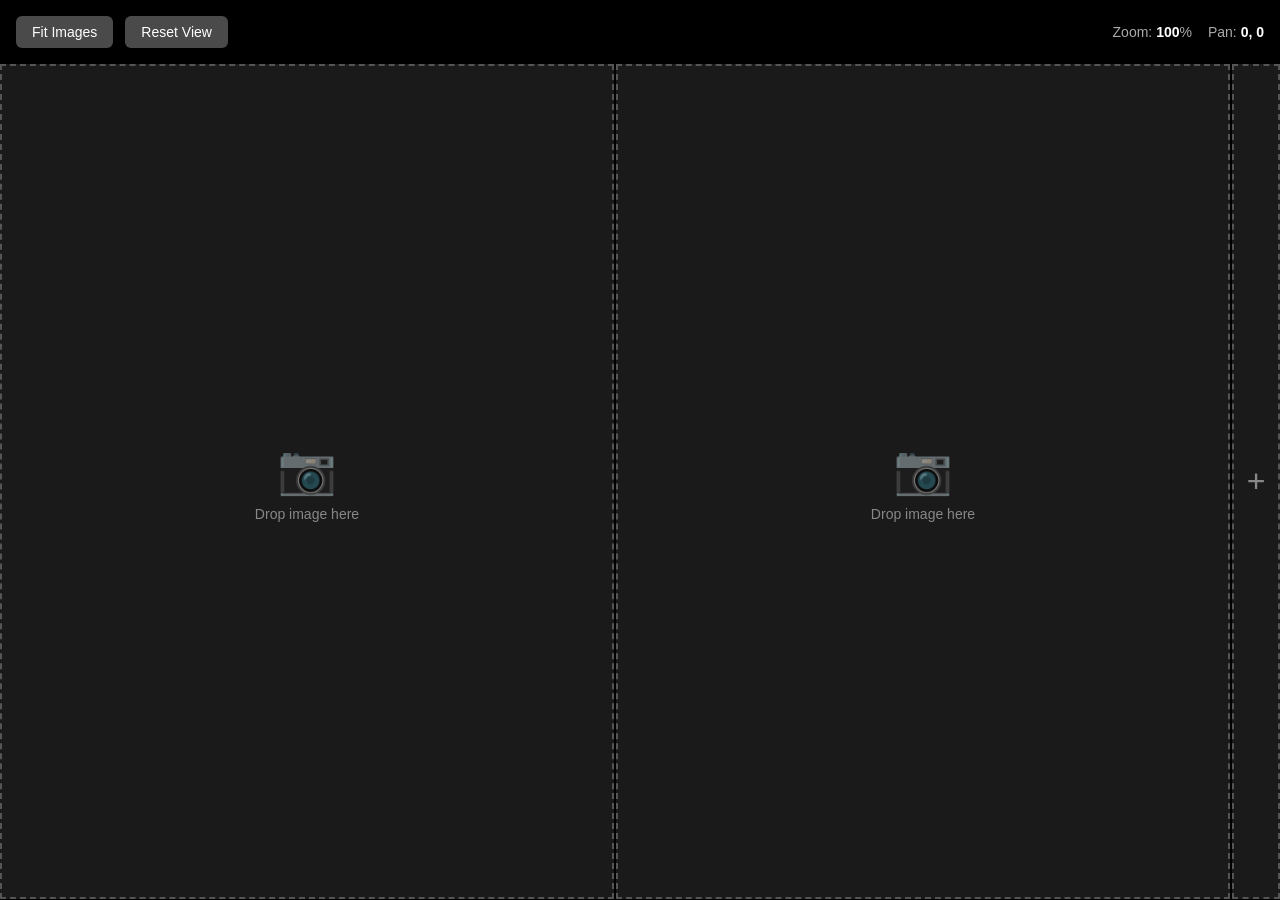
<file: image-comparison/index.html>
<!DOCTYPE html>
<html lang="en">
<head>
  <meta charset="UTF-8">
  <meta name="viewport" content="width=device-width, initial-scale=1.0">
  <title>Image Comparison</title>
  <link rel="stylesheet" href="./styles.css">
</head>
<body>
  <div id="app">
    <div id="controls">
      <button id="toggle-mode">Fit Images</button>
      <button id="reset-view">Reset View</button>
      <div id="info">
        <div>Zoom: <span id="zoom">100</span>%</div>
        <div>Pan: <span id="pan">0, 0</span></div>
      </div>
    </div>
    <div id="container">
      <div id="grid">
        <div class="slot empty" id="slot">
          <div class="canvas-wrapper">
            <canvas></canvas>
          </div>
          <div class="drop-zone">
            <div style="font-size: 48px; opacity: 0.5;">📷</div>
            <div>Drop image here</div>
          </div>
          <button class="delete-btn always-visible">Delete</button>
        </div>
        <div id="add-btn">+</div>
      </div>
    </div>
  </div>

  <script src="./script.js"></script>
</body>
</html>
</file>
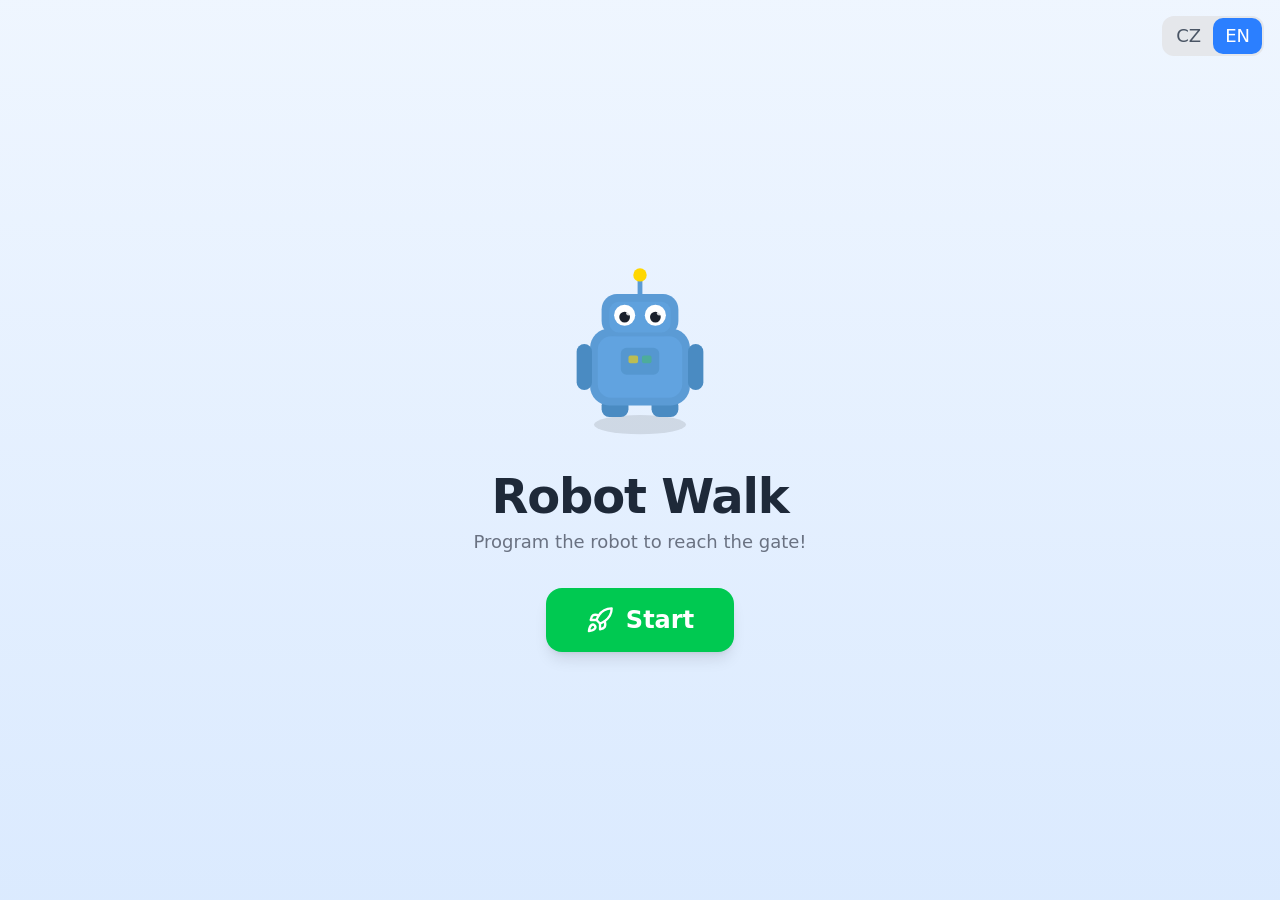
<file: robot-walk/index.html>
<!DOCTYPE html>
<html lang="en">
<head>
  <meta charset="UTF-8" />
  <meta name="viewport" content="width=device-width, height=device-height, initial-scale=1.0, maximum-scale=1.0, user-scalable=no, viewport-fit=contain" />
  <title>Robot Walk</title>
  <script type="module" crossorigin src="./assets/index-BoAdSrpG.js"></script>
  <link rel="stylesheet" crossorigin href="./assets/index-BNT86rJZ.css">
</head>
<body class="bg-gray-100 overflow-hidden w-full h-full absolute">
  <div id="app" class="contents"></div>
</body>
</html>
</file>
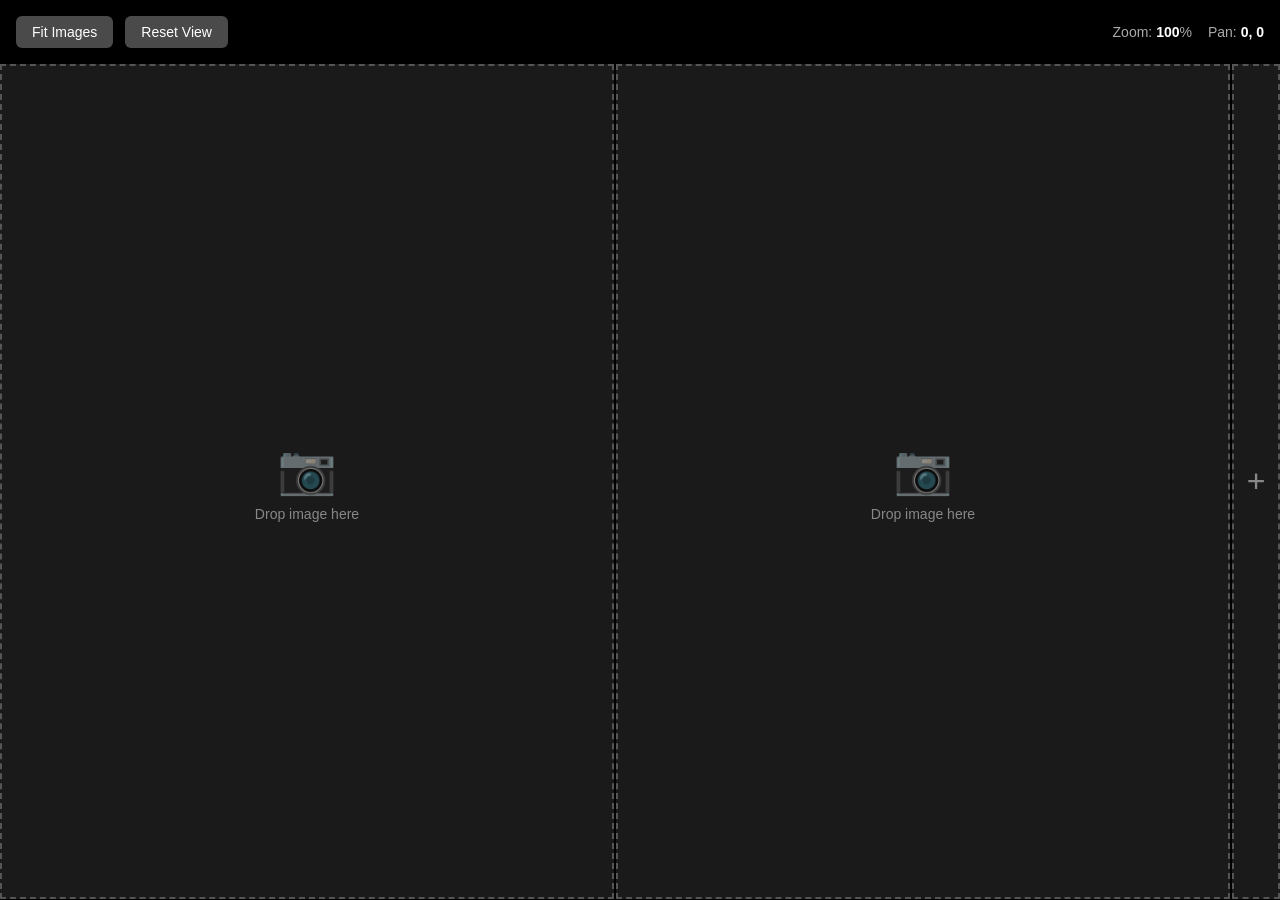
<file: image-comparison.html>
<!DOCTYPE html>
<html lang="en">
<head>
  <meta charset="UTF-8">
  <meta name="viewport" content="width=device-width, initial-scale=1.0">
  <title>Image Comparison</title>
  <style>
    * {
      margin: 0;
      padding: 0;
      box-sizing: border-box;
    }

    body {
      font-family: -apple-system, BlinkMacSystemFont, 'Segoe UI', Roboto, sans-serif;
      overflow: hidden;
      background: #1a1a1a;
      color: #fff;
    }

    #app {
      --cols: 1;
      --aspect: auto;
      --overflow: hidden;
      --grid-width: 100%;
      --slot-width: auto;
      --delete-display: none;

      background: #000;
      display: flex;
      flex-direction: column;
      height: 100svh;
    }

    #controls {
      padding: 16px;
      display: flex;
      gap: 12px;
      align-items: center;
      z-index: 100;
    }

    button {
      padding: 8px 16px;
      border: none;
      border-radius: 6px;
      background: #4a4a4a;
      color: #fff;
      cursor: pointer;
      font-size: 14px;
      font-weight: 500;
      transition: all 0.2s;
    }

    button:hover {
      background: #5a5a5a;
    }

    button.active {
      background: #2563eb;
    }

    #info {
      margin-left: auto;
      font-size: 14px;
      color: #aaa;
      display: flex;
      gap: 16px;
    }

    #info span {
      color: #fff;
      font-weight: 600;
    }

    #container {
      flex: 1;
      overflow-x: var(--overflow);
      overflow-y: hidden;
    }

    #container::-webkit-scrollbar {
      height: 12px;
    }

    #container::-webkit-scrollbar-track {
      background: #2a2a2a;
    }

    #container::-webkit-scrollbar-thumb {
      background: #4a4a4a;
      border-radius: 6px;
    }

    #grid {
      grid-template-columns: repeat(var(--cols), 1fr) 48px;
      padding-bottom: 1px;
      display: grid;
      gap: 2px;
      height: 100%;
      width: var(--grid-width);
      background: #000;
    }

    .slot {
      position: relative;
      overflow: hidden;
      display: flex;
      align-items: center;
      justify-content: center;
      aspect-ratio: var(--aspect);
      min-width: var(--slot-width);
      height: 100%;
      background: #1a1a1a;
    }

    .canvas-wrapper {
      width: 100%;
      height: 100%;
      cursor: grab;
      overflow: hidden;
    }

    .canvas-wrapper:active {
      cursor: grabbing;
    }

    .canvas-wrapper.dragover {
      opacity: 0.5;
    }

    canvas {
      width: 100%;
      height: 100%;
      display: block;
      image-rendering: pixelated;
    }

    .drop-zone {
      border: 2px dashed #555;
      width: 100%;
      height: 100%;
      display: flex;
      flex-direction: column;
      align-items: center;
      justify-content: center;
      color: #888;
      font-size: 14px;
      gap: 8px;
      position: absolute;
    }

    .drop-zone.dragover {
      border-color: #2563eb;
      background: rgba(37, 99, 235, 0.1);
      color: #2563eb;
    }

    .delete-btn {
      position: absolute;
      bottom: 12px;
      left: 50%;
      transform: translateX(-50%);
      padding: 6px 16px;
      background: rgba(220, 38, 38, 0.9);
      backdrop-filter: blur(8px);
      border-radius: 6px;
      font-size: 12px;
      font-weight: 600;
      z-index: 10;
      opacity: 0;
      pointer-events: none;
      transition: all 0.2s;
      display: var(--delete-display);
    }

    .slot:hover .delete-btn {
      opacity: 1;
      pointer-events: auto;
    }

    .delete-btn:hover {
      background: rgba(220, 38, 38, 1);
    }

    .slot.empty > .canvas-wrapper {
      pointer-events: none;
      visibility: hidden;
    }

    .slot:not(.empty) > .drop-zone {
      display: none;
    }

    #add-btn {
      display: flex;
      align-items: center;
      justify-content: center;
      background: #1a1a1a;
      border: 2px dashed #555;
      cursor: pointer;
      font-size: 32px;
      color: #888;
    }

    #add-btn:hover {
      border-color: #2563eb;
      color: #2563eb;
      background: #020917;
    }
  </style>
</head>
<body>
  <div id="app">
    <div id="controls">
      <button id="toggle-mode">Fit Images</button>
      <button id="reset-view">Reset View</button>
      <div id="info">
        <div>Zoom: <span id="zoom">100</span>%</div>
        <div>Pan: <span id="pan">0, 0</span></div>
      </div>
    </div>
    <div id="container">
      <div id="grid">
        <div class="slot empty" id="slot">
          <div class="canvas-wrapper">
            <canvas></canvas>
          </div>
          <div class="drop-zone">
            <div style="font-size: 48px; opacity: 0.5;">📷</div>
            <div>Drop image here</div>
          </div>
          <button class="delete-btn always-visible">Delete</button>
        </div>
        <div id="add-btn">+</div>
      </div>
    </div>
  </div>

  <script type="module">
    // Helper: Load image from file
    const loadImage = file => new Promise((resolve, reject) => {
      const url = URL.createObjectURL(file);
      const img = new Image();
      img.onload = () => resolve({ url, img });
      img.onerror = () => reject(URL.revokeObjectURL(url));
      img.src = url;
    });

    // Helper: Create unique ID
    const uniqueId = () => {
      const a = Math.random().toString(36).substring(2, 15);
      const b = Math.random().toString(36).substring(2, 15);
      return a + b;
    };

    // State
    const state = {
      slots: {},
      uiRid: null,
      zoom: 100,
      panX: 0,
      panY: 0,
      meetMode: false,
      dragging: false,
      dragStart: { x: 0, y: 0 }
    };

    // DOM elements
    const $ = id => document.getElementById(id);
    const app = $('app');
    const slot = $('slot');
    const grid = $('grid');
    const toggleBtn = $('toggle-mode');
    const resetBtn = $('reset-view');
    const zoomDisplay = $('zoom');
    const panDisplay = $('pan');
    const addButton = $('add-btn');

    slot.removeAttribute('id');
    slot.remove();

    const resizeObserver = new ResizeObserver(() => renderAll());

    // Render canvas
    const renderCanvas = (item) => {
      const { canvas, img, wrapper } = item;

      if (!img) return;

      const dpr = devicePixelRatio;
      const rect = wrapper.getBoundingClientRect();
      canvas.width = rect.width * dpr;
      canvas.height = rect.height * dpr;

      const ctx = canvas.getContext('2d', { alpha: true });
      const [cw, ch, iw, ih] = [canvas.width, canvas.height, img.naturalWidth, img.naturalHeight];

      ctx.webkitImageSmoothingEnabled = false;
      ctx.mozImageSmoothingEnabled = false;
      ctx.msImageSmoothingEnabled = false;
      ctx.imageSmoothingEnabled = false;
      ctx.clearRect(0, 0, cw, ch);

      const fitScale = Math.min(cw / iw, ch / ih);
      const fitW = iw * fitScale;
      const fitH = ih * fitScale;
      const zoomScale = state.zoom / 100;
      const scaledW = fitW * zoomScale;
      const scaledH = fitH * zoomScale;
      const baseX = (cw - fitW) / 2;
      const baseY = (ch - fitH) / 2;
      const imgX = baseX + state.panX * dpr + (fitW - scaledW) / 2;
      const imgY = baseY + state.panY * dpr + (fitH - scaledH) / 2;

      const visX = Math.max(0, imgX);
      const visY = Math.max(0, imgY);
      const visW = Math.min(cw, imgX + scaledW) - visX;
      const visH = Math.min(ch, imgY + scaledH) - visY;

      if (visW <= 0 || visH <= 0) return;

      const srcX = ((visX - imgX) / scaledW) * iw;
      const srcY = ((visY - imgY) / scaledH) * ih;
      const srcW = (visW / scaledW) * iw;
      const srcH = (visH / scaledH) * ih;

      ctx.drawImage(img, srcX, srcY, srcW, srcH, visX, visY, visW, visH);
    };

    // Render all
    const renderAll = () => {
      if (state.uiRid) cancelAnimationFrame(state.uiRid);

      state.uiRid = requestAnimationFrame(() => {
        zoomDisplay.textContent = `${ Math.round(state.zoom) }`;
        panDisplay.textContent = `${ Math.round(state.panX) }, ${ Math.round(state.panY) }`;
        toggleBtn.textContent = state.meetMode ? 'Meet Images (4:3)' : 'Fit Images';
        toggleBtn.classList.toggle('active', state.meetMode);
        app.style.setProperty('--aspect', state.meetMode ? '4/3' : 'auto');
        app.style.setProperty('--overflow', state.meetMode ? 'auto' : 'hidden');
        app.style.setProperty('--grid-width', state.meetMode ? 'max-content' : '100%');
        app.style.setProperty('--slot-width', state.meetMode ? '400px' : 'auto');
        app.style.setProperty('--delete-display', Object.keys(state.slots).length > 2 ? 'block' : 'none');
      });

      for (const id in state.slots) {
        const item = state.slots[id];
        if (item.rid) cancelAnimationFrame(item.rid);
        item.rid = requestAnimationFrame(() => renderCanvas(item));
      }
    };

    // Render grid
    const addImage = () => {
      const id = uniqueId();
      const slotClone = slot.cloneNode(true);
      const wrapper = slotClone.querySelector('.canvas-wrapper');
      const canvas = slotClone.querySelector('canvas');
      const dropzone = slotClone.querySelector('.drop-zone');
      const deleteBtn = slotClone.querySelector('.delete-btn');
      const item = {
        id,
        rid: null,
        url: null,
        img: null,
        slot: slotClone,
        wrapper,
        canvas,
        dropzone,
        deleteBtn,
      };

      slotClone.dataset.id = id;
      wrapper.dataset.id = id;
      canvas.dataset.id = id;
      dropzone.dataset.id = id;
      deleteBtn.dataset.id = id;
      deleteBtn.onclick = () => removeImage(id);

      const { length } = Object.keys(state.slots);
      state.slots[id] = item;
      app.style.setProperty('--cols', `${ length + 1 }`);
      grid.append(slotClone, addButton);
      resizeObserver.observe(slotClone);
    };

    const removeImage = (id) => {
      const { length } = Object.keys(state.slots);
      if (length <= 2) return;

      const item = state.slots[id];
      if (!item) return;

      resizeObserver.unobserve(item.slot);

      if (item.url) URL.revokeObjectURL(item.url);
      delete state.slots[id];
      item.slot.remove();
      app.style.setProperty('--cols', `${ length - 1 }`);
    };

    // Event handlers
    const handleWheel = (e, id) => {
      e.preventDefault();

      const item = state.slots[id];
      const img = item?.img;
      if (!item || !img) return;

      const canvas = item.canvas;
      const rect = canvas.getBoundingClientRect();
      const dpr = devicePixelRatio;
      const mouseX = (e.clientX - rect.left) * dpr;
      const mouseY = (e.clientY - rect.top) * dpr;
      const [cw, ch, iw, ih] = [canvas.width, canvas.height, img.naturalWidth, img.naturalHeight];

      const fitScale = Math.min(cw / iw, ch / ih);
      const fitW = iw * fitScale;
      const fitH = ih * fitScale;
      const oldZoom = state.zoom / 100;
      const oldW = fitW * oldZoom;
      const oldH = fitH * oldZoom;
      const baseX = (cw - fitW) / 2;
      const baseY = (ch - fitH) / 2;
      const oldX = baseX + state.panX * dpr + (fitW - oldW) / 2;
      const oldY = baseY + state.panY * dpr + (fitH - oldH) / 2;

      const normX = (mouseX - oldX) / oldW;
      const normY = (mouseY - oldY) / oldH;

      const delta = state.zoom * 0.1 * (e.deltaY > 0 ? -1 : 1);
      state.zoom = Math.max(10, Math.min(10000, state.zoom + delta));

      const newZoom = state.zoom / 100;
      const newW = fitW * newZoom;
      const newH = fitH * newZoom;
      const newX = mouseX - normX * newW;
      const newY = mouseY - normY * newH;

      state.panX = (newX - baseX - (fitW - newW) / 2) / dpr;
      state.panY = (newY - baseY - (fitH - newH) / 2) / dpr;

      renderAll();
    };

    const handleDrop = async (item, file) => {
      if (item.url) URL.revokeObjectURL(item.url);

      try {
        const image = await loadImage(file);
        item.url = image.url;
        item.img = image.img;
        item.slot.classList.remove('empty');
        renderCanvas(item);
      } catch {
        alert('Failed to load image');
      }
    };

    // Event delegation
    grid.addEventListener('wheel', e => {
      if (e.shiftKey) return;
      const { id } = e.target.dataset;
      if (id) handleWheel(e, id);
    }, { passive: false });

    grid.addEventListener('mousedown', e => {
      const { id } = e.target.dataset;
      const item = state.slots[id];
      if (!item?.img || e.button !== 0) return;

      e.preventDefault();
      state.dragging = true;
      state.dragStart = { x: e.clientX, y: e.clientY };
    });

    document.addEventListener('mousemove', e => {
      if (!state.dragging) return;
      state.panX += e.clientX - state.dragStart.x;
      state.panY += e.clientY - state.dragStart.y;
      state.dragStart = { x: e.clientX, y: e.clientY };

      renderAll();
    });

    document.addEventListener('mouseup', () => state.dragging = false);

    grid.addEventListener('dragover', e => {
      e.preventDefault();
      e.target.closest('.drop-zone, .canvas-wrapper')?.classList.add('dragover');
    });

    grid.addEventListener('dragleave', e => {
      e.target.closest('.dragover')?.classList.remove('dragover');
    });

    grid.addEventListener('drop', e => {
      const target = e.target.closest('.dragover');
      if (!target) return;

      e.preventDefault();

      target.classList.remove('dragover');
      const { id } = target.dataset;
      const item = state.slots[id];
      const file = e.dataTransfer.files[0];

      if (!file?.type.startsWith('image/')) return;

      handleDrop(item, file);
    });

    addButton.addEventListener('click', () => {
      addImage(null);
    });

    toggleBtn.addEventListener('click', () => {
      state.meetMode = !state.meetMode;
      renderAll();
    });

    resetBtn.addEventListener('click', () => {
      state.zoom = 100;
      state.panX = 0;
      state.panY = 0;
      renderAll();
    });

    // Initialize
    addImage(null);
    addImage(null);
  </script>
</body>
</html>
</file>
<file: image-comparison/styles.css>
* {
  margin: 0;
  padding: 0;
  box-sizing: border-box;
}

body {
  font-family: -apple-system, BlinkMacSystemFont, "Segoe UI", Roboto, sans-serif;
  overflow: hidden;
  background: #1a1a1a;
  color: #fff;
}

#app {
  --cols: 1;
  --aspect: auto;
  --overflow: hidden;
  --grid-width: 100%;
  --slot-width: auto;
  --delete-display: none;

  background: #000;
  display: flex;
  flex-direction: column;
  height: 100svh;
}

#controls {
  padding: 16px;
  display: flex;
  gap: 12px;
  align-items: center;
  z-index: 100;
}

button {
  padding: 8px 16px;
  border: none;
  border-radius: 6px;
  background: #4a4a4a;
  color: #fff;
  cursor: pointer;
  font-size: 14px;
  font-weight: 500;
  transition: all 0.2s;
}

button:hover {
  background: #5a5a5a;
}

button.active {
  background: #2563eb;
}

#info {
  margin-left: auto;
  font-size: 14px;
  color: #aaa;
  display: flex;
  gap: 16px;
}

#info span {
  color: #fff;
  font-weight: 600;
}

#container {
  flex: 1;
  overflow-x: var(--overflow);
  overflow-y: hidden;
}

#container::-webkit-scrollbar {
  height: 12px;
}

#container::-webkit-scrollbar-track {
  background: #2a2a2a;
}

#container::-webkit-scrollbar-thumb {
  background: #4a4a4a;
  border-radius: 6px;
}

#grid {
  grid-template-columns: repeat(var(--cols), 1fr) 48px;
  padding-bottom: 1px;
  display: grid;
  gap: 2px;
  height: 100%;
  width: var(--grid-width);
  background: #000;
}

.slot {
  position: relative;
  overflow: hidden;
  display: flex;
  align-items: center;
  justify-content: center;
  aspect-ratio: var(--aspect);
  min-width: var(--slot-width);
  height: 100%;
  background: #1a1a1a;
}

.canvas-wrapper {
  width: 100%;
  height: 100%;
  cursor: grab;
  overflow: hidden;
}

.canvas-wrapper:active {
  cursor: grabbing;
}

.canvas-wrapper.dragover {
  opacity: 0.5;
}

canvas {
  width: 100%;
  height: 100%;
  display: block;
  image-rendering: pixelated;
}

.drop-zone {
  border: 2px dashed #555;
  width: 100%;
  height: 100%;
  display: flex;
  flex-direction: column;
  align-items: center;
  justify-content: center;
  color: #888;
  font-size: 14px;
  gap: 8px;
  position: absolute;
}

.drop-zone.dragover {
  border-color: #2563eb;
  background: rgba(37, 99, 235, 0.1);
  color: #2563eb;
}

.delete-btn {
  position: absolute;
  bottom: 12px;
  left: 50%;
  transform: translateX(-50%);
  padding: 6px 16px;
  background: rgba(220, 38, 38, 0.9);
  backdrop-filter: blur(8px);
  border-radius: 6px;
  font-size: 12px;
  font-weight: 600;
  z-index: 10;
  opacity: 0;
  pointer-events: none;
  transition: all 0.2s;
  display: var(--delete-display);
}

.slot:hover .delete-btn {
  opacity: 1;
  pointer-events: auto;
}

.delete-btn:hover {
  background: rgba(220, 38, 38, 1);
}

.slot.empty > .canvas-wrapper {
  pointer-events: none;
  visibility: hidden;
}

.slot:not(.empty) > .drop-zone {
  display: none;
}

#add-btn {
  display: flex;
  align-items: center;
  justify-content: center;
  background: #1a1a1a;
  border: 2px dashed #555;
  cursor: pointer;
  font-size: 32px;
  color: #888;
}

#add-btn:hover {
  border-color: #2563eb;
  color: #2563eb;
  background: #020917;
}
</file>
<file: robot-walk/assets/index-BNT86rJZ.css>
@layer properties{@supports (((-webkit-hyphens:none)) and (not (margin-trim:inline))) or ((-moz-orient:inline) and (not (color:rgb(from red r g b)))){*,:before,:after,::backdrop{--tw-rotate-x:initial;--tw-rotate-y:initial;--tw-rotate-z:initial;--tw-skew-x:initial;--tw-skew-y:initial;--tw-space-y-reverse:0;--tw-border-style:solid;--tw-gradient-position:initial;--tw-gradient-from:#0000;--tw-gradient-via:#0000;--tw-gradient-to:#0000;--tw-gradient-stops:initial;--tw-gradient-via-stops:initial;--tw-gradient-from-position:0%;--tw-gradient-via-position:50%;--tw-gradient-to-position:100%;--tw-font-weight:initial;--tw-tracking:initial;--tw-shadow:0 0 #0000;--tw-shadow-color:initial;--tw-shadow-alpha:100%;--tw-inset-shadow:0 0 #0000;--tw-inset-shadow-color:initial;--tw-inset-shadow-alpha:100%;--tw-ring-color:initial;--tw-ring-shadow:0 0 #0000;--tw-inset-ring-color:initial;--tw-inset-ring-shadow:0 0 #0000;--tw-ring-inset:initial;--tw-ring-offset-width:0px;--tw-ring-offset-color:#fff;--tw-ring-offset-shadow:0 0 #0000;--tw-backdrop-blur:initial;--tw-backdrop-brightness:initial;--tw-backdrop-contrast:initial;--tw-backdrop-grayscale:initial;--tw-backdrop-hue-rotate:initial;--tw-backdrop-invert:initial;--tw-backdrop-opacity:initial;--tw-backdrop-saturate:initial;--tw-backdrop-sepia:initial;--tw-ease:initial;--tw-scale-x:1;--tw-scale-y:1;--tw-scale-z:1}}}@layer theme{:root,:host{--font-sans:ui-sans-serif, system-ui, sans-serif, "Apple Color Emoji", "Segoe UI Emoji", "Segoe UI Symbol", "Noto Color Emoji";--font-mono:ui-monospace, SFMono-Regular, Menlo, Monaco, Consolas, "Liberation Mono", "Courier New", monospace;--color-red-50:oklch(97.1% .013 17.38);--color-red-100:oklch(93.6% .032 17.717);--color-red-400:oklch(70.4% .191 22.216);--color-red-500:oklch(63.7% .237 25.331);--color-red-700:oklch(50.5% .213 27.518);--color-red-800:oklch(44.4% .177 26.899);--color-amber-100:oklch(96.2% .059 95.617);--color-amber-400:oklch(82.8% .189 84.429);--color-amber-500:oklch(76.9% .188 70.08);--color-amber-600:oklch(66.6% .179 58.318);--color-amber-700:oklch(55.5% .163 48.998);--color-yellow-500:oklch(79.5% .184 86.047);--color-yellow-600:oklch(68.1% .162 75.834);--color-green-100:oklch(96.2% .044 156.743);--color-green-500:oklch(72.3% .219 149.579);--color-green-600:oklch(62.7% .194 149.214);--color-green-700:oklch(52.7% .154 150.069);--color-blue-50:oklch(97% .014 254.604);--color-blue-100:oklch(93.2% .032 255.585);--color-blue-200:oklch(88.2% .059 254.128);--color-blue-400:oklch(70.7% .165 254.624);--color-blue-500:oklch(62.3% .214 259.815);--color-blue-600:oklch(54.6% .245 262.881);--color-blue-700:oklch(48.8% .243 264.376);--color-indigo-100:oklch(93% .034 272.788);--color-indigo-200:oklch(87% .065 274.039);--color-indigo-700:oklch(45.7% .24 277.023);--color-purple-100:oklch(94.6% .033 307.174);--color-purple-300:oklch(82.7% .119 306.383);--color-purple-500:oklch(62.7% .265 303.9);--color-purple-600:oklch(55.8% .288 302.321);--color-purple-700:oklch(49.6% .265 301.924);--color-gray-50:oklch(98.5% .002 247.839);--color-gray-100:oklch(96.7% .003 264.542);--color-gray-200:oklch(92.8% .006 264.531);--color-gray-300:oklch(87.2% .01 258.338);--color-gray-400:oklch(70.7% .022 261.325);--color-gray-500:oklch(55.1% .027 264.364);--color-gray-600:oklch(44.6% .03 256.802);--color-gray-700:oklch(37.3% .034 259.733);--color-gray-800:oklch(27.8% .033 256.848);--color-black:#000;--color-white:#fff;--spacing:.25rem;--text-xs:.75rem;--text-xs--line-height:calc(1 / .75);--text-sm:.875rem;--text-sm--line-height:calc(1.25 / .875);--text-lg:1.125rem;--text-lg--line-height:calc(1.75 / 1.125);--text-xl:1.25rem;--text-xl--line-height:calc(1.75 / 1.25);--text-2xl:1.5rem;--text-2xl--line-height:calc(2 / 1.5);--text-3xl:1.875rem;--text-3xl--line-height: 1.2 ;--text-4xl:2.25rem;--text-4xl--line-height:calc(2.5 / 2.25);--text-5xl:3rem;--text-5xl--line-height:1;--font-weight-medium:500;--font-weight-semibold:600;--font-weight-bold:700;--font-weight-extrabold:800;--tracking-tight:-.025em;--tracking-wider:.05em;--radius-lg:.5rem;--radius-xl:.75rem;--radius-2xl:1rem;--radius-3xl:1.5rem;--ease-in-out:cubic-bezier(.4, 0, .2, 1);--blur-sm:8px;--default-transition-duration:.15s;--default-transition-timing-function:cubic-bezier(.4, 0, .2, 1);--default-font-family:var(--font-sans);--default-mono-font-family:var(--font-mono)}}@layer base{*,:after,:before,::backdrop{box-sizing:border-box;border:0 solid;margin:0;padding:0}::file-selector-button{box-sizing:border-box;border:0 solid;margin:0;padding:0}html,:host{-webkit-text-size-adjust:100%;tab-size:4;line-height:1.5;font-family:var(--default-font-family,ui-sans-serif, system-ui, sans-serif, "Apple Color Emoji", "Segoe UI Emoji", "Segoe UI Symbol", "Noto Color Emoji");font-feature-settings:var(--default-font-feature-settings,normal);font-variation-settings:var(--default-font-variation-settings,normal);-webkit-tap-highlight-color:transparent}hr{height:0;color:inherit;border-top-width:1px}abbr:where([title]){-webkit-text-decoration:underline dotted;text-decoration:underline dotted}h1,h2,h3,h4,h5,h6{font-size:inherit;font-weight:inherit}a{color:inherit;-webkit-text-decoration:inherit;text-decoration:inherit}b,strong{font-weight:bolder}code,kbd,samp,pre{font-family:var(--default-mono-font-family,ui-monospace, SFMono-Regular, Menlo, Monaco, Consolas, "Liberation Mono", "Courier New", monospace);font-feature-settings:var(--default-mono-font-feature-settings,normal);font-variation-settings:var(--default-mono-font-variation-settings,normal);font-size:1em}small{font-size:80%}sub,sup{vertical-align:baseline;font-size:75%;line-height:0;position:relative}sub{bottom:-.25em}sup{top:-.5em}table{text-indent:0;border-color:inherit;border-collapse:collapse}:-moz-focusring{outline:auto}progress{vertical-align:baseline}summary{display:list-item}ol,ul,menu{list-style:none}img,svg,video,canvas,audio,iframe,embed,object{vertical-align:middle;display:block}img,video{max-width:100%;height:auto}button,input,select,optgroup,textarea{font:inherit;font-feature-settings:inherit;font-variation-settings:inherit;letter-spacing:inherit;color:inherit;opacity:1;background-color:#0000;border-radius:0}::file-selector-button{font:inherit;font-feature-settings:inherit;font-variation-settings:inherit;letter-spacing:inherit;color:inherit;opacity:1;background-color:#0000;border-radius:0}:where(select:is([multiple],[size])) optgroup{font-weight:bolder}:where(select:is([multiple],[size])) optgroup option{padding-inline-start:20px}::file-selector-button{margin-inline-end:4px}::placeholder{opacity:1}@supports (not ((-webkit-appearance:-apple-pay-button))) or (contain-intrinsic-size:1px){::placeholder{color:currentColor}@supports (color:color-mix(in lab,red,red)){::placeholder{color:color-mix(in oklab,currentcolor 50%,transparent)}}}textarea{resize:vertical}::-webkit-search-decoration{-webkit-appearance:none}::-webkit-date-and-time-value{min-height:1lh;text-align:inherit}::-webkit-datetime-edit{display:inline-flex}::-webkit-datetime-edit-fields-wrapper{padding:0}::-webkit-datetime-edit{padding-block:0}::-webkit-datetime-edit-year-field{padding-block:0}::-webkit-datetime-edit-month-field{padding-block:0}::-webkit-datetime-edit-day-field{padding-block:0}::-webkit-datetime-edit-hour-field{padding-block:0}::-webkit-datetime-edit-minute-field{padding-block:0}::-webkit-datetime-edit-second-field{padding-block:0}::-webkit-datetime-edit-millisecond-field{padding-block:0}::-webkit-datetime-edit-meridiem-field{padding-block:0}::-webkit-calendar-picker-indicator{line-height:1}:-moz-ui-invalid{box-shadow:none}button,input:where([type=button],[type=reset],[type=submit]){appearance:button}::file-selector-button{appearance:button}::-webkit-inner-spin-button{height:auto}::-webkit-outer-spin-button{height:auto}[hidden]:where(:not([hidden=until-found])){display:none!important}}@layer components;@layer utilities{.pointer-events-none{pointer-events:none}.visible{visibility:visible}.absolute{position:absolute}.fixed{position:fixed}.relative{position:relative}.inset-0{inset:calc(var(--spacing) * 0)}.start{inset-inline-start:var(--spacing)}.end{inset-inline-end:var(--spacing)}.top-1{top:calc(var(--spacing) * 1)}.top-4{top:calc(var(--spacing) * 4)}.right-1{right:calc(var(--spacing) * 1)}.right-4{right:calc(var(--spacing) * 4)}.z-10{z-index:10}.z-50{z-index:50}.order-2{order:2}.order-3{order:3}.order-4{order:4}.col-start-2{grid-column-start:2}.row-span-2{grid-row:span 2/span 2}.row-start-1{grid-row-start:1}.row-start-2{grid-row-start:2}.m-1{margin:calc(var(--spacing) * 1)}.m-4{margin:calc(var(--spacing) * 4)}.m-auto{margin:auto}.mx-4{margin-inline:calc(var(--spacing) * 4)}.mx-auto{margin-inline:auto}.mt-2{margin-top:calc(var(--spacing) * 2)}.mt-auto{margin-top:auto}.mb-1{margin-bottom:calc(var(--spacing) * 1)}.mb-2{margin-bottom:calc(var(--spacing) * 2)}.mb-4{margin-bottom:calc(var(--spacing) * 4)}.mb-6{margin-bottom:calc(var(--spacing) * 6)}.-ml-2{margin-left:calc(var(--spacing) * -2)}.ml-2{margin-left:calc(var(--spacing) * 2)}.ml-auto{margin-left:auto}.block{display:block}.block\!{display:block!important}.contents{display:contents}.flex{display:flex}.flex\!{display:flex!important}.grid{display:grid}.hidden{display:none}.inline-flex{display:inline-flex}.aspect-square{aspect-ratio:1}.size-8{width:calc(var(--spacing) * 8);height:calc(var(--spacing) * 8)}.size-10{width:calc(var(--spacing) * 10);height:calc(var(--spacing) * 10)}.h-24{height:calc(var(--spacing) * 24)}.h-48{height:calc(var(--spacing) * 48)}.h-full{height:100%}.h-screen{height:100vh}.min-h-0{min-height:calc(var(--spacing) * 0)}.min-h-6{min-height:calc(var(--spacing) * 6)}.min-h-8{min-height:calc(var(--spacing) * 8)}.min-h-12{min-height:calc(var(--spacing) * 12)}.w-48{width:calc(var(--spacing) * 48)}.w-full{width:100%}.max-w-36{max-width:calc(var(--spacing) * 36)}.max-w-full{max-width:100%}.min-w-6{min-width:calc(var(--spacing) * 6)}.min-w-8{min-width:calc(var(--spacing) * 8)}.min-w-12{min-width:calc(var(--spacing) * 12)}.flex-1{flex:1}.flex-none{flex:none}.flex-shrink-0{flex-shrink:0}.grow{flex-grow:1}.transform{transform:var(--tw-rotate-x,) var(--tw-rotate-y,) var(--tw-rotate-z,) var(--tw-skew-x,) var(--tw-skew-y,)}.cursor-grab{cursor:grab}.cursor-grabbing{cursor:grabbing}.cursor-pointer{cursor:pointer}.touch-none{touch-action:none}.auto-cols-fr{grid-auto-columns:minmax(0,1fr)}.grid-flow-col{grid-auto-flow:column}.grid-cols-2{grid-template-columns:repeat(2,minmax(0,1fr))}.grid-cols-\[1fr_auto\]{grid-template-columns:1fr auto}.grid-rows-2{grid-template-rows:repeat(2,minmax(0,1fr))}.grid-rows-\[auto_1fr_auto\]{grid-template-rows:auto 1fr auto}.flex-col{flex-direction:column}.flex-wrap{flex-wrap:wrap}.items-center{align-items:center}.justify-between{justify-content:space-between}.justify-center{justify-content:center}.gap-1{gap:calc(var(--spacing) * 1)}.gap-1\.5{gap:calc(var(--spacing) * 1.5)}.gap-2{gap:calc(var(--spacing) * 2)}.gap-3{gap:calc(var(--spacing) * 3)}.gap-6{gap:calc(var(--spacing) * 6)}.gap-8{gap:calc(var(--spacing) * 8)}:where(.space-y-1>:not(:last-child)){--tw-space-y-reverse:0;margin-block-start:calc(calc(var(--spacing) * 1) * var(--tw-space-y-reverse));margin-block-end:calc(calc(var(--spacing) * 1) * calc(1 - var(--tw-space-y-reverse)))}.gap-x-2{column-gap:calc(var(--spacing) * 2)}.gap-x-4{column-gap:calc(var(--spacing) * 4)}.gap-y-1{row-gap:calc(var(--spacing) * 1)}.overflow-hidden{overflow:hidden}.overflow-x-hidden{overflow-x:hidden}.overflow-y-auto{overflow-y:auto}.rounded{border-radius:.25rem}.rounded-2xl{border-radius:var(--radius-2xl)}.rounded-3xl{border-radius:var(--radius-3xl)}.rounded-\[calc\(var\(--radius-xl\)_-_2px\)\]{border-radius:calc(var(--radius-xl) - 2px)}.rounded-lg{border-radius:var(--radius-lg)}.rounded-xl{border-radius:var(--radius-xl)}.border-2{border-style:var(--tw-border-style);border-width:2px}.border-4{border-style:var(--tw-border-style);border-width:4px}.border-t{border-top-style:var(--tw-border-style);border-top-width:1px}.border-b{border-bottom-style:var(--tw-border-style);border-bottom-width:1px}.border-l{border-left-style:var(--tw-border-style);border-left-width:1px}.border-l-8{border-left-style:var(--tw-border-style);border-left-width:8px}.border-amber-400{border-color:var(--color-amber-400)}.border-blue-200{border-color:var(--color-blue-200)}.border-gray-200{border-color:var(--color-gray-200)}.border-gray-300{border-color:var(--color-gray-300)}.border-purple-300{border-color:var(--color-purple-300)}.border-transparent{border-color:#0000}.bg-amber-100{background-color:var(--color-amber-100)}.bg-amber-400{background-color:var(--color-amber-400)}.bg-black\/40{background-color:#0006}@supports (color:color-mix(in lab,red,red)){.bg-black\/40{background-color:color-mix(in oklab,var(--color-black) 40%,transparent)}}.bg-blue-100{background-color:var(--color-blue-100)}.bg-blue-500{background-color:var(--color-blue-500)}.bg-gray-50{background-color:var(--color-gray-50)}.bg-gray-100{background-color:var(--color-gray-100)}.bg-gray-200{background-color:var(--color-gray-200)}.bg-green-100{background-color:var(--color-green-100)}.bg-green-500{background-color:var(--color-green-500)}.bg-indigo-100{background-color:var(--color-indigo-100)}.bg-purple-100{background-color:var(--color-purple-100)}.bg-purple-500{background-color:var(--color-purple-500)}.bg-red-50{background-color:var(--color-red-50)}.bg-white{background-color:var(--color-white)}.bg-yellow-500{background-color:var(--color-yellow-500)}.bg-gradient-to-b{--tw-gradient-position:to bottom in oklab;background-image:linear-gradient(var(--tw-gradient-stops))}.from-blue-50{--tw-gradient-from:var(--color-blue-50);--tw-gradient-stops:var(--tw-gradient-via-stops,var(--tw-gradient-position), var(--tw-gradient-from) var(--tw-gradient-from-position), var(--tw-gradient-to) var(--tw-gradient-to-position))}.to-blue-100{--tw-gradient-to:var(--color-blue-100);--tw-gradient-stops:var(--tw-gradient-via-stops,var(--tw-gradient-position), var(--tw-gradient-from) var(--tw-gradient-from-position), var(--tw-gradient-to) var(--tw-gradient-to-position))}.p-0\.5{padding:calc(var(--spacing) * .5)}.p-2{padding:calc(var(--spacing) * 2)}.p-2\.5{padding:calc(var(--spacing) * 2.5)}.p-3{padding:calc(var(--spacing) * 3)}.p-4{padding:calc(var(--spacing) * 4)}.px-3{padding-inline:calc(var(--spacing) * 3)}.px-4{padding-inline:calc(var(--spacing) * 4)}.px-5{padding-inline:calc(var(--spacing) * 5)}.px-6{padding-inline:calc(var(--spacing) * 6)}.px-10{padding-inline:calc(var(--spacing) * 10)}.py-1{padding-block:calc(var(--spacing) * 1)}.py-2{padding-block:calc(var(--spacing) * 2)}.py-2\.5{padding-block:calc(var(--spacing) * 2.5)}.py-3{padding-block:calc(var(--spacing) * 3)}.py-4{padding-block:calc(var(--spacing) * 4)}.pt-6{padding-top:calc(var(--spacing) * 6)}.pl-2{padding-left:calc(var(--spacing) * 2)}.text-center{text-align:center}.text-2xl{font-size:var(--text-2xl);line-height:var(--tw-leading,var(--text-2xl--line-height))}.text-3xl{font-size:var(--text-3xl);line-height:var(--tw-leading,var(--text-3xl--line-height))}.text-4xl{font-size:var(--text-4xl);line-height:var(--tw-leading,var(--text-4xl--line-height))}.text-5xl{font-size:var(--text-5xl);line-height:var(--tw-leading,var(--text-5xl--line-height))}.text-lg{font-size:var(--text-lg);line-height:var(--tw-leading,var(--text-lg--line-height))}.text-sm{font-size:var(--text-sm);line-height:var(--tw-leading,var(--text-sm--line-height))}.text-xl{font-size:var(--text-xl);line-height:var(--tw-leading,var(--text-xl--line-height))}.text-xs{font-size:var(--text-xs);line-height:var(--tw-leading,var(--text-xs--line-height))}.font-bold{--tw-font-weight:var(--font-weight-bold);font-weight:var(--font-weight-bold)}.font-extrabold{--tw-font-weight:var(--font-weight-extrabold);font-weight:var(--font-weight-extrabold)}.font-medium{--tw-font-weight:var(--font-weight-medium);font-weight:var(--font-weight-medium)}.font-semibold{--tw-font-weight:var(--font-weight-semibold);font-weight:var(--font-weight-semibold)}.tracking-tight{--tw-tracking:var(--tracking-tight);letter-spacing:var(--tracking-tight)}.tracking-wider{--tw-tracking:var(--tracking-wider);letter-spacing:var(--tracking-wider)}.text-amber-500{color:var(--color-amber-500)}.text-amber-600{color:var(--color-amber-600)}.text-amber-700{color:var(--color-amber-700)}.text-black{color:var(--color-black)}.text-blue-500{color:var(--color-blue-500)}.text-blue-600{color:var(--color-blue-600)}.text-blue-700{color:var(--color-blue-700)}.text-gray-300{color:var(--color-gray-300)}.text-gray-400{color:var(--color-gray-400)}.text-gray-500{color:var(--color-gray-500)}.text-gray-600{color:var(--color-gray-600)}.text-gray-700{color:var(--color-gray-700)}.text-gray-800{color:var(--color-gray-800)}.text-green-500{color:var(--color-green-500)}.text-green-700{color:var(--color-green-700)}.text-indigo-700{color:var(--color-indigo-700)}.text-purple-500{color:var(--color-purple-500)}.text-purple-600{color:var(--color-purple-600)}.text-purple-700{color:var(--color-purple-700)}.text-red-500{color:var(--color-red-500)}.text-white{color:var(--color-white)}.text-yellow-500{color:var(--color-yellow-500)}.uppercase{text-transform:uppercase}.italic{font-style:italic}.opacity-20{opacity:.2}.shadow-2xl{--tw-shadow:0 25px 50px -12px var(--tw-shadow-color,#00000040);box-shadow:var(--tw-inset-shadow),var(--tw-inset-ring-shadow),var(--tw-ring-offset-shadow),var(--tw-ring-shadow),var(--tw-shadow)}.shadow-lg{--tw-shadow:0 10px 15px -3px var(--tw-shadow-color,#0000001a), 0 4px 6px -4px var(--tw-shadow-color,#0000001a);box-shadow:var(--tw-inset-shadow),var(--tw-inset-ring-shadow),var(--tw-ring-offset-shadow),var(--tw-ring-shadow),var(--tw-shadow)}.shadow-md{--tw-shadow:0 4px 6px -1px var(--tw-shadow-color,#0000001a), 0 2px 4px -2px var(--tw-shadow-color,#0000001a);box-shadow:var(--tw-inset-shadow),var(--tw-inset-ring-shadow),var(--tw-ring-offset-shadow),var(--tw-ring-shadow),var(--tw-shadow)}.shadow-sm{--tw-shadow:0 1px 3px 0 var(--tw-shadow-color,#0000001a), 0 1px 2px -1px var(--tw-shadow-color,#0000001a);box-shadow:var(--tw-inset-shadow),var(--tw-inset-ring-shadow),var(--tw-ring-offset-shadow),var(--tw-ring-shadow),var(--tw-shadow)}.backdrop-blur-sm{--tw-backdrop-blur:blur(var(--blur-sm));-webkit-backdrop-filter:var(--tw-backdrop-blur,) var(--tw-backdrop-brightness,) var(--tw-backdrop-contrast,) var(--tw-backdrop-grayscale,) var(--tw-backdrop-hue-rotate,) var(--tw-backdrop-invert,) var(--tw-backdrop-opacity,) var(--tw-backdrop-saturate,) var(--tw-backdrop-sepia,);backdrop-filter:var(--tw-backdrop-blur,) var(--tw-backdrop-brightness,) var(--tw-backdrop-contrast,) var(--tw-backdrop-grayscale,) var(--tw-backdrop-hue-rotate,) var(--tw-backdrop-invert,) var(--tw-backdrop-opacity,) var(--tw-backdrop-saturate,) var(--tw-backdrop-sepia,)}.transition{transition-property:color,background-color,border-color,outline-color,text-decoration-color,fill,stroke,--tw-gradient-from,--tw-gradient-via,--tw-gradient-to,opacity,box-shadow,transform,translate,scale,rotate,filter,-webkit-backdrop-filter,backdrop-filter,display,content-visibility,overlay,pointer-events;transition-timing-function:var(--tw-ease,var(--default-transition-timing-function));transition-duration:var(--tw-duration,var(--default-transition-duration))}.transition-all{transition-property:all;transition-timing-function:var(--tw-ease,var(--default-transition-timing-function));transition-duration:var(--tw-duration,var(--default-transition-duration))}.transition-colors{transition-property:color,background-color,border-color,outline-color,text-decoration-color,fill,stroke,--tw-gradient-from,--tw-gradient-via,--tw-gradient-to;transition-timing-function:var(--tw-ease,var(--default-transition-timing-function));transition-duration:var(--tw-duration,var(--default-transition-duration))}.transition-transform{transition-property:transform,translate,scale,rotate;transition-timing-function:var(--tw-ease,var(--default-transition-timing-function));transition-duration:var(--tw-duration,var(--default-transition-duration))}.ease-in-out{--tw-ease:var(--ease-in-out);transition-timing-function:var(--ease-in-out)}.select-none{-webkit-user-select:none;user-select:none}@media(hover:hover){.hover\:scale-105:hover{--tw-scale-x:105%;--tw-scale-y:105%;--tw-scale-z:105%;scale:var(--tw-scale-x) var(--tw-scale-y)}.hover\:border-blue-200:hover{border-color:var(--color-blue-200)}.hover\:border-blue-400:hover{border-color:var(--color-blue-400)}.hover\:border-purple-500:hover{border-color:var(--color-purple-500)}.hover\:bg-blue-50:hover{background-color:var(--color-blue-50)}.hover\:bg-blue-200:hover{background-color:var(--color-blue-200)}.hover\:bg-gray-300:hover{background-color:var(--color-gray-300)}.hover\:bg-green-600:hover{background-color:var(--color-green-600)}.hover\:bg-indigo-200:hover{background-color:var(--color-indigo-200)}.hover\:bg-red-100:hover{background-color:var(--color-red-100)}.hover\:bg-red-400:hover{background-color:var(--color-red-400)}.hover\:bg-yellow-600:hover{background-color:var(--color-yellow-600)}.hover\:text-blue-500:hover{color:var(--color-blue-500)}.hover\:text-gray-600:hover{color:var(--color-gray-600)}.hover\:text-gray-800:hover{color:var(--color-gray-800)}.hover\:text-red-700:hover{color:var(--color-red-700)}.hover\:text-red-800:hover{color:var(--color-red-800)}.hover\:shadow-lg:hover{--tw-shadow:0 10px 15px -3px var(--tw-shadow-color,#0000001a), 0 4px 6px -4px var(--tw-shadow-color,#0000001a);box-shadow:var(--tw-inset-shadow),var(--tw-inset-ring-shadow),var(--tw-ring-offset-shadow),var(--tw-ring-shadow),var(--tw-shadow)}.hover\:shadow-xl:hover{--tw-shadow:0 20px 25px -5px var(--tw-shadow-color,#0000001a), 0 8px 10px -6px var(--tw-shadow-color,#0000001a);box-shadow:var(--tw-inset-shadow),var(--tw-inset-ring-shadow),var(--tw-ring-offset-shadow),var(--tw-ring-shadow),var(--tw-shadow)}}.active\:scale-95:active{--tw-scale-x:95%;--tw-scale-y:95%;--tw-scale-z:95%;scale:var(--tw-scale-x) var(--tw-scale-y)}.active\:scale-110:active{--tw-scale-x:110%;--tw-scale-y:110%;--tw-scale-z:110%;scale:var(--tw-scale-x) var(--tw-scale-y)}.disabled\:pointer-events-none:disabled{pointer-events:none}.disabled\:cursor-not-allowed:disabled{cursor:not-allowed}.disabled\:opacity-30:disabled{opacity:.3}.disabled\:opacity-40:disabled{opacity:.4}.disabled\:opacity-50:disabled{opacity:.5}.disabled\:shadow-none:disabled{--tw-shadow:0 0 #0000;box-shadow:var(--tw-inset-shadow),var(--tw-inset-ring-shadow),var(--tw-ring-offset-shadow),var(--tw-ring-shadow),var(--tw-shadow)}@media(min-width:40rem){.sm\:ml-0{margin-left:calc(var(--spacing) * 0)}.sm\:block{display:block}.sm\:contents{display:contents}.sm\:flex{display:flex}.sm\:grid{display:grid}.sm\:hidden{display:none}.sm\:inline{display:inline}.sm\:size-12{width:calc(var(--spacing) * 12);height:calc(var(--spacing) * 12)}.sm\:min-h-0{min-height:calc(var(--spacing) * 0)}.sm\:min-h-12{min-height:calc(var(--spacing) * 12)}.sm\:w-auto{width:auto}.sm\:min-w-12{min-width:calc(var(--spacing) * 12)}.sm\:grid-flow-row{grid-auto-flow:row}.sm\:grid-cols-\[180px_1fr_160px\]{grid-template-columns:180px 1fr 160px}.sm\:overflow-hidden{overflow:hidden}.sm\:border-r{border-right-style:var(--tw-border-style);border-right-width:1px}.sm\:border-b-0{border-bottom-style:var(--tw-border-style);border-bottom-width:0}.sm\:p-3{padding:calc(var(--spacing) * 3)}.sm\:p-4{padding:calc(var(--spacing) * 4)}.sm\:p-8{padding:calc(var(--spacing) * 8)}.sm\:py-0{padding-block:calc(var(--spacing) * 0)}.sm\:pl-0{padding-left:calc(var(--spacing) * 0)}.sm\:text-lg{font-size:var(--text-lg);line-height:var(--tw-leading,var(--text-lg--line-height))}}@media(min-width:48rem){.md\:size-16{width:calc(var(--spacing) * 16);height:calc(var(--spacing) * 16)}.md\:grid-cols-3{grid-template-columns:repeat(3,minmax(0,1fr))}.md\:grid-rows-1{grid-template-rows:repeat(1,minmax(0,1fr))}.md\:px-10{padding-inline:calc(var(--spacing) * 10)}.md\:py-8{padding-block:calc(var(--spacing) * 8)}}@media(min-width:64rem){.lg\:grid-cols-\[280px_1fr_160px\]{grid-template-columns:280px 1fr 160px}.lg\:p-4{padding:calc(var(--spacing) * 4)}}}:root{--safe-inset-top:env(safe-area-inset-top,0px);--safe-inset-right:env(safe-area-inset-right,0px);--safe-inset-bottom:env(safe-area-inset-bottom,0px);--safe-inset-left:env(safe-area-inset-left,0px);--step-ms:50ms}@keyframes bob{0%,to{transform:translateY(0)}50%{transform:translateY(-10px)}}@keyframes bobShadow{0%,to{opacity:1;transform:scale(1)translateY(0)}50%{opacity:.5;transform:scale(.9)translateY(3px)}}.animate-bob{animation:3s ease-in-out infinite bob}.animate-bob-shadow{animation:3s ease-in-out infinite bobShadow}@keyframes float{0%,to{transform:translateY(0)}50%{transform:translateY(-4px)}}.animate-float{animation:3s ease-in-out infinite float}@keyframes collect{0%{opacity:1;transform:scale(1)}50%{opacity:.7;transform:scale(1.5)}to{opacity:0;transform:scale(0)}}.animate-collect{animation:.3s ease-out forwards collect}@keyframes wobble{0%{transform:rotate(0)}33%{transform:rotate(-4deg)}66%{transform:rotate(4deg)}to{transform:rotate(0)}}.animate-wobble{animation:wobble var(--step-ms,50ms) ease-in-out}@keyframes bump{0%{transform:translate(0)}15%{transform:translateY(-6px)}30%{transform:translate(4px)}45%{transform:translate(-4px)}60%{transform:translate(2px)}75%{transform:translate(-2px)}to{transform:translate(0)}}.animate-bump{animation:.4s ease-out bump}@keyframes fall{0%{opacity:1;transform:translateY(-20px)rotate(0)}to{opacity:0;transform:translateY(100vh)rotate(720deg)}}.animate-fall{animation:3s ease-in forwards fall}@keyframes pop{0%{transform:scale(0)}70%{transform:scale(1.3)}to{transform:scale(1)}}.animate-pop{animation:.4s ease-out both pop}button{cursor:pointer}@property --tw-rotate-x{syntax:"*";inherits:false}@property --tw-rotate-y{syntax:"*";inherits:false}@property --tw-rotate-z{syntax:"*";inherits:false}@property --tw-skew-x{syntax:"*";inherits:false}@property --tw-skew-y{syntax:"*";inherits:false}@property --tw-space-y-reverse{syntax:"*";inherits:false;initial-value:0}@property --tw-border-style{syntax:"*";inherits:false;initial-value:solid}@property --tw-gradient-position{syntax:"*";inherits:false}@property --tw-gradient-from{syntax:"<color>";inherits:false;initial-value:#0000}@property --tw-gradient-via{syntax:"<color>";inherits:false;initial-value:#0000}@property --tw-gradient-to{syntax:"<color>";inherits:false;initial-value:#0000}@property --tw-gradient-stops{syntax:"*";inherits:false}@property --tw-gradient-via-stops{syntax:"*";inherits:false}@property --tw-gradient-from-position{syntax:"<length-percentage>";inherits:false;initial-value:0%}@property --tw-gradient-via-position{syntax:"<length-percentage>";inherits:false;initial-value:50%}@property --tw-gradient-to-position{syntax:"<length-percentage>";inherits:false;initial-value:100%}@property --tw-font-weight{syntax:"*";inherits:false}@property --tw-tracking{syntax:"*";inherits:false}@property --tw-shadow{syntax:"*";inherits:false;initial-value:0 0 #0000}@property --tw-shadow-color{syntax:"*";inherits:false}@property --tw-shadow-alpha{syntax:"<percentage>";inherits:false;initial-value:100%}@property --tw-inset-shadow{syntax:"*";inherits:false;initial-value:0 0 #0000}@property --tw-inset-shadow-color{syntax:"*";inherits:false}@property --tw-inset-shadow-alpha{syntax:"<percentage>";inherits:false;initial-value:100%}@property --tw-ring-color{syntax:"*";inherits:false}@property --tw-ring-shadow{syntax:"*";inherits:false;initial-value:0 0 #0000}@property --tw-inset-ring-color{syntax:"*";inherits:false}@property --tw-inset-ring-shadow{syntax:"*";inherits:false;initial-value:0 0 #0000}@property --tw-ring-inset{syntax:"*";inherits:false}@property --tw-ring-offset-width{syntax:"<length>";inherits:false;initial-value:0}@property --tw-ring-offset-color{syntax:"*";inherits:false;initial-value:#fff}@property --tw-ring-offset-shadow{syntax:"*";inherits:false;initial-value:0 0 #0000}@property --tw-backdrop-blur{syntax:"*";inherits:false}@property --tw-backdrop-brightness{syntax:"*";inherits:false}@property --tw-backdrop-contrast{syntax:"*";inherits:false}@property --tw-backdrop-grayscale{syntax:"*";inherits:false}@property --tw-backdrop-hue-rotate{syntax:"*";inherits:false}@property --tw-backdrop-invert{syntax:"*";inherits:false}@property --tw-backdrop-opacity{syntax:"*";inherits:false}@property --tw-backdrop-saturate{syntax:"*";inherits:false}@property --tw-backdrop-sepia{syntax:"*";inherits:false}@property --tw-ease{syntax:"*";inherits:false}@property --tw-scale-x{syntax:"*";inherits:false;initial-value:1}@property --tw-scale-y{syntax:"*";inherits:false;initial-value:1}@property --tw-scale-z{syntax:"*";inherits:false;initial-value:1}
</file>
